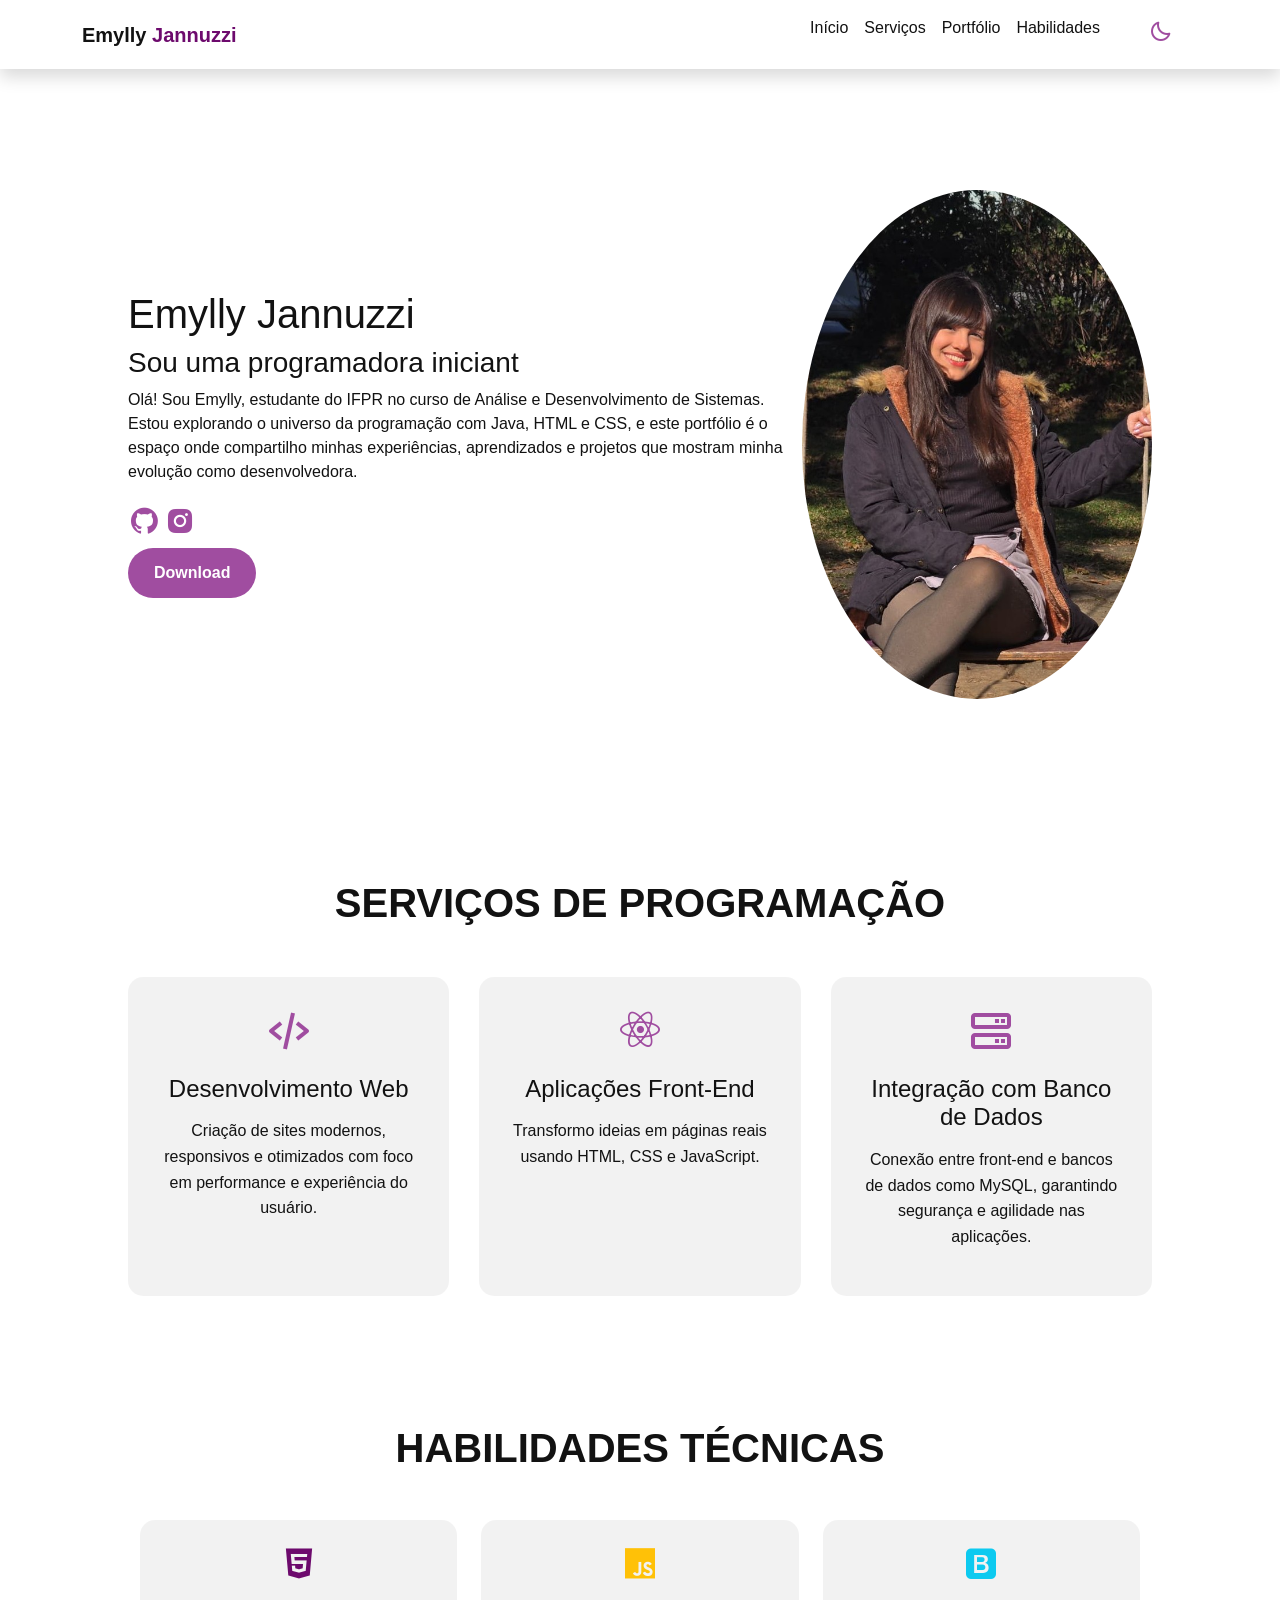
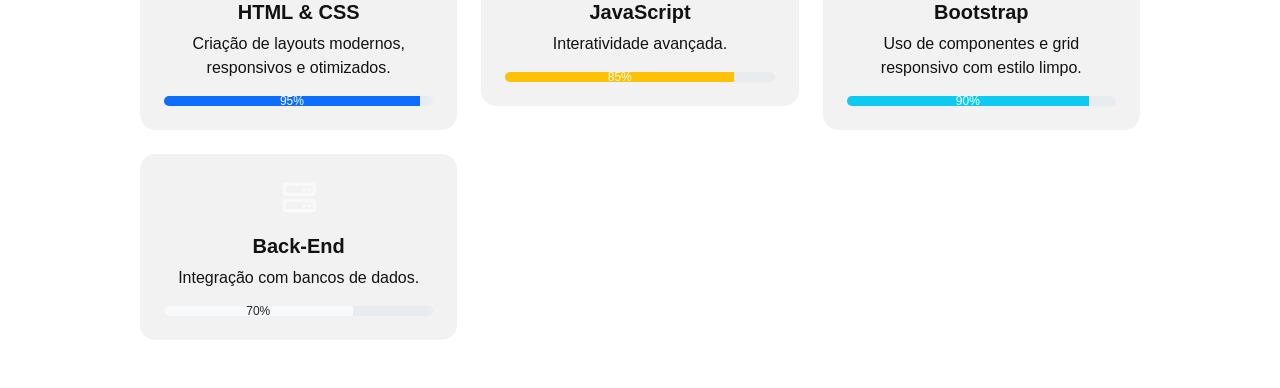
<file: index.html>
<!DOCTYPE html>
<html lang="pt-BR">
<head>
    <meta charset="UTF-8">
    <meta http-equiv="X-UA-Compatible" content="IE=edge">
    <meta name="viewport" content="width=device-width, initial-scale=1.0">
    <title>Portifólio - Emylly Jannuzzi</title>
    <link href="https://unpkg.com/boxicons@2.1.4/css/boxicons.min.css" rel="stylesheet">
    <link href="https://cdn.jsdelivr.net/npm/bootstrap@5.3.3/dist/css/bootstrap.min.css" rel="stylesheet">
    <link rel="stylesheet" href="style.css">
</head>

<body>

    <nav class="navbar navbar-expand-lg navbar-dark bg-dark fixed-top shadow">
        <div class="container">
            <a class="navbar-brand fw-bold" href="#home">
                Emylly<span class="text-primary"> Jannuzzi</span>
            </a>

            <button class="navbar-toggler" type="button" data-bs-toggle="collapse" data-bs-target="#navbarNav">
                <i class="bx bx-menu fs-1 text-light"></i>
            </button>

            <div class="collapse navbar-collapse justify-content-end" id="navbarNav">
                <ul class="navbar-nav">
                    <li class="nav-item"><a class="nav-link active" href="#home">Início</a></li>
                    <li class="nav-item"><a class="nav-link" href="#services">Serviços</a></li>
                    <li class="nav-item"><a class="nav-link" href="#portfolio">Portfólio</a></li>
                    <li class="nav-item"><a class="nav-link" href="#skills">Habilidades</a></li>

                    <li class="nav-item">
                        <button id="theme-toggle" class="btn btn-outline-light ms-3">
                            <i id="theme-icon" class="bx bx-moon"></i>
                        </button>
                    </li>
                </ul>
            </div>
        </div>
    </nav>

    <section class="home" id="home">
        <div class="home-content">
            <h1>Emylly Jannuzzi</h1>
            <h3>Sou uma <span id="typing"></span></h3>

            <p>
                Olá! Sou Emylly, estudante do IFPR no curso de Análise e Desenvolvimento de Sistemas. Estou explorando o universo da programação com Java, HTML e CSS, e este portfólio é o espaço onde compartilho minhas experiências, aprendizados e projetos que mostram minha evolução como desenvolvedora.
            </p>

            <div class="social-media">
                <a href="https://github.com/emyjj" target="_blank"><i class="bx bxl-github"></i></a>
                <a href="https://www.instagram.com/emyjnz/?__d=1%3F%2F" target="_blank"><i class="bx bxl-instagram-alt"></i></a>
            </div>

            <a href="img/Currículo - Emylly Jannuzzi Jaques Rosa-3.pdf" class="btn" download="Currículo.pdf">Download</a>
        </div>

        <div class="home-img">
            <img src="img/emy.jpeg" alt="Foto de perfil">
        </div>
    </section>

    <section class="services" id="services">
        <h2 class="heading">Serviços de Programação</h2>

        <div class="services-container">
            <div class="service-box">
                <i class="bx bx-code-alt"></i>
                <h3>Desenvolvimento Web</h3>
                <p>Criação de sites modernos, responsivos e otimizados com foco em performance e experiência do usuário.</p>
            </div>

            <div class="service-box">
                <i class="bx bxl-react"></i>
                <h3>Aplicações Front-End</h3>
                <p>Transformo ideias em páginas reais usando HTML, CSS e JavaScript.</p>
            </div>

            <div class="service-box">
                <i class="bx bx-server"></i>
                <h3>Integração com Banco de Dados</h3>
                <p>Conexão entre front-end e bancos de dados como MySQL, garantindo segurança e agilidade nas aplicações.</p>
            </div>
        </div>
    </section>

    <section id="skills" class="skills-section py-5">
        <div class="container">
            <h2 class="text-center mb-5">Habilidades Técnicas</h2>

            <div class="row g-4">
                <div class="col-md-6 col-lg-4">
                    <div class="skill-box p-4 text-center">
                        <i class="bx bxl-html5 fs-1 text-primary mb-3"></i>
                        <h5>HTML & CSS</h5>
                        <p class="small mb-3">Criação de layouts modernos, responsivos e otimizados.</p>
                        <div class="progress">
                            <div class="progress-bar bg-primary" style="width: 95%">95%</div>
                        </div>
                    </div>
                </div>

                <div class="col-md-6 col-lg-4">
                    <div class="skill-box p-4 text-center">
                        <i class="bx bxl-javascript fs-1 text-warning mb-3"></i>
                        <h5>JavaScript</h5>
                        <p class="small mb-3">Interatividade avançada.</p>
                        <div class="progress">
                            <div class="progress-bar bg-warning" style="width: 85%">85%</div>
                        </div>
                    </div>
                </div>

                <div class="col-md-6 col-lg-4">
                    <div class="skill-box p-4 text-center">
                        <i class="bx bxl-bootstrap fs-1 text-info mb-3"></i>
                        <h5>Bootstrap</h5>
                        <p class="small mb-3">Uso de componentes e grid responsivo com estilo limpo.</p>
                        <div class="progress">
                            <div class="progress-bar bg-info" style="width: 90%">90%</div>
                        </div>
                    </div>
                </div>

                <div class="col-md-6 col-lg-4">
                    <div class="skill-box p-4 text-center">
                        <i class="bx bx-server fs-1 text-light mb-3"></i>
                        <h5>Back-End</h5>
                        <p class="small mb-3">Integração com bancos de dados.</p>
                        <div class="progress">
                            <div class="progress-bar bg-light text-dark" style="width: 70%">70%</div>
                        </div>
                    </div>
                </div>
            </div>
        </div>
    </section>

    <script src="https://cdn.jsdelivr.net/npm/bootstrap@5.3.3/dist/js/bootstrap.bundle.min.js"></script>

    <script>
        const toggle = document.getElementById('theme-toggle');
        const icon = document.getElementById('theme-icon');

        toggle.addEventListener('click', () => {
            document.body.classList.toggle('dark-theme');

            if (document.body.classList.contains('dark-theme')) {
                icon.classList.remove('bx-moon');
                icon.classList.add('bx-sun');
            } else {
                icon.classList.remove('bx-sun');
                icon.classList.add('bx-moon');
            }
        });
    </script>

    <script>
        const textos = ["programadora iniciante", "desenvolvedora Front-End", "estudante de TADS"];
        let i = 0;
        let j = 0;
        let apagando = false;
        const speed = 70;

        function animar() {
            const elemento = document.getElementById("typing");

            if (!apagando) {
                elemento.textContent = textos[i].slice(0, j++);
                if (j > textos[i].length) {
                    apagando = true;
                    setTimeout(animar, 1000);
                    return;
                }
            } else {
                elemento.textContent = textos[i].slice(0, j--);
                if (j === 0) {
                    apagando = false;
                    i = (i + 1) % textos.length;
                }
            }
            setTimeout(animar, speed);
        }

        animar();
    </script>

</body>
</html>
</file>
<file: style.css>
* {
    margin: 0;
    padding: 0;
    box-sizing: border-box;
    font-family: 'Segoe UI', Tahoma, Geneva, Verdana, sans-serif;
}

.btn,
.service-box,
.skill-box,
.nav-link,
.navbar-brand {
    transition: 0.3s ease;
}

body {
    background-color: #ffffff;
    color: #121212;
    padding-top: 90px;
}

.dark-theme {
    background-color: #0b0b0b;
    color: rgba(255, 255, 255, 0.85);
}

.navbar {
    background-color: #ffffff !important;
}

.dark-theme .navbar {
    background-color: #0b0b0b !important;
}

.navbar .nav-link {
    color: #121212 !important;
}

.dark-theme .nav-link {
    color: rgba(255, 255, 255, 0.85) !important;
}

.navbar-brand {
    color: #121212 !important;
}

.dark-theme .navbar-brand {
    color: rgba(255, 255, 255, 0.85) !important;
}

.text-primary {
    color: rgb(109, 10, 109) !important;
}

.home {
    display: flex;
    justify-content: space-between;
    align-items: center;
    padding: 100px 10%;
}

.home-img img {
    width: 350px;
    border-radius: 50%;
}

.color {
    background-color: rgb(160, 77, 160) !important;
    border-radius: 70px !important;
}

.btn {
    display: inline-block;
    padding: 12px 25px;
    background-color: rgb(160, 77, 160) !important;
    color: white !important;
    text-decoration: none;
    border-radius: 30px;
    font-weight: bold;
    transition: 0.3s ease;
}

#theme-toggle {
    background-color: transparent !important;
    border: none !important;
}

#theme-icon {
    color: rgb(160, 77, 160) !important;
    font-size: 1.5rem;
}

.btn:hover {
    background-color: rgb(109, 10, 109) !important;
}

.services {
    padding: 80px 10%;
    text-align: center;
    background-color: rgba(15, 15, 15, 0.95);
}

body:not(.dark-theme) .services {
    background-color: rgba(255, 255, 255, 0.95);
}

.services .heading {
    font-size: 2.5rem;
    margin-bottom: 50px;
    font-weight: 700;
    text-transform: uppercase;
    color: white;
}

body:not(.dark-theme) .services .heading {
    color: #121212;
}

.services-container {
    display: grid;
    grid-template-columns: repeat(auto-fit, minmax(250px, 1fr));
    gap: 30px;
}

.service-box {
    background-color: rgba(255, 255, 255, 0.05);
    border-radius: 15px;
    padding: 30px;
    transition: transform 0.3s ease, box-shadow 0.3s ease;
    cursor: pointer;
}

body:not(.dark-theme) .service-box {
    background-color: rgba(0, 0, 0, 0.05);
}

.service-box:hover {
    transform: translateY(-8px);
    box-shadow: 0 10px 25px rgba(0, 0, 0, 0.5);
}

.service-box i {
    font-size: 3rem;
    color: rgb(160, 77, 160);
    margin-bottom: 20px;
}

.service-box h3 {
    font-size: 1.5rem;
    margin-bottom: 15px;
    text-decoration: none !important;
    color: white;
}

body:not(.dark-theme) .service-box h3 {
    color: #121212;
}

.service-box p {
    font-size: 1rem;
    line-height: 1.6;
    text-decoration: none !important;
    color: rgba(255, 255, 255, 0.85);
}

body:not(.dark-theme) .service-box p {
    color: #121212;
}

.skills-section {
    padding: 80px 10%;
    background-color: rgba(15, 15, 15, 0.95);
}

body:not(.dark-theme) .skills-section {
    background-color: rgba(255, 255, 255, 0.95);
}

.skills-section h2 {
    font-size: 2.5rem;
    margin-bottom: 50px;
    text-transform: uppercase;
    font-weight: 700;
    color: white;
}

body:not(.dark-theme) .skills-section h2 {
    color: #121212;
}

.skill-box {
    background-color: rgba(255, 255, 255, 0.05);
    border-radius: 15px;
    transition: transform 0.3s ease, box-shadow 0.3s ease;
    padding: 30px;
    text-align: center;
}

body:not(.dark-theme) .skill-box {
    background-color: rgba(0, 0, 0, 0.05);
}

.skills-section .skill-box:hover {
    transform: translateY(-8px);
    box-shadow: 0 10px 25px rgba(0, 0, 0, 0.6);
}

.skill-box i {
    font-size: 3rem;
    color: rgb(160, 77, 160);
    margin-bottom: 20px;
}

.skill-box h5 {
    font-weight: 600;
    color: white;
}

body:not(.dark-theme) .skill-box h5 {
    color: #121212;
}

.skill-box p {
    font-size: 1rem;
    margin-bottom: 15px;
    color: rgba(255, 255, 255, 0.75);
}

body:not(.dark-theme) .skill-box p {
    color: #121212;
}

.progress {
    height: 10px;
    border-radius: 5px;
}

.social-media a {
    font-size: 2rem;
    color: rgb(160, 77, 160);
}

.social-media a:hover {
    color: rgb(109, 10, 109);
}

.dark-theme .social-media a {
    color: rgb(160, 77, 160);
}

.dark-theme .social-media a:hover {
    color: rgb(109, 10, 109);
}

#typing {
    border-right: 3px solid #fff;
    padding-right: 4px;
    white-space: nowrap;
    overflow: hidden;
}

.cursor {
    animation: blink .7s infinite;
}

@keyframes blink {
    50% {
        border-color: transparent;
    }
}

.service-box:focus,
.service-box:focus-visible,
.skill-box:focus,
.skill-box:focus-visible {
    outline: none !important;
    box-shadow: none !important;
}
</file>
